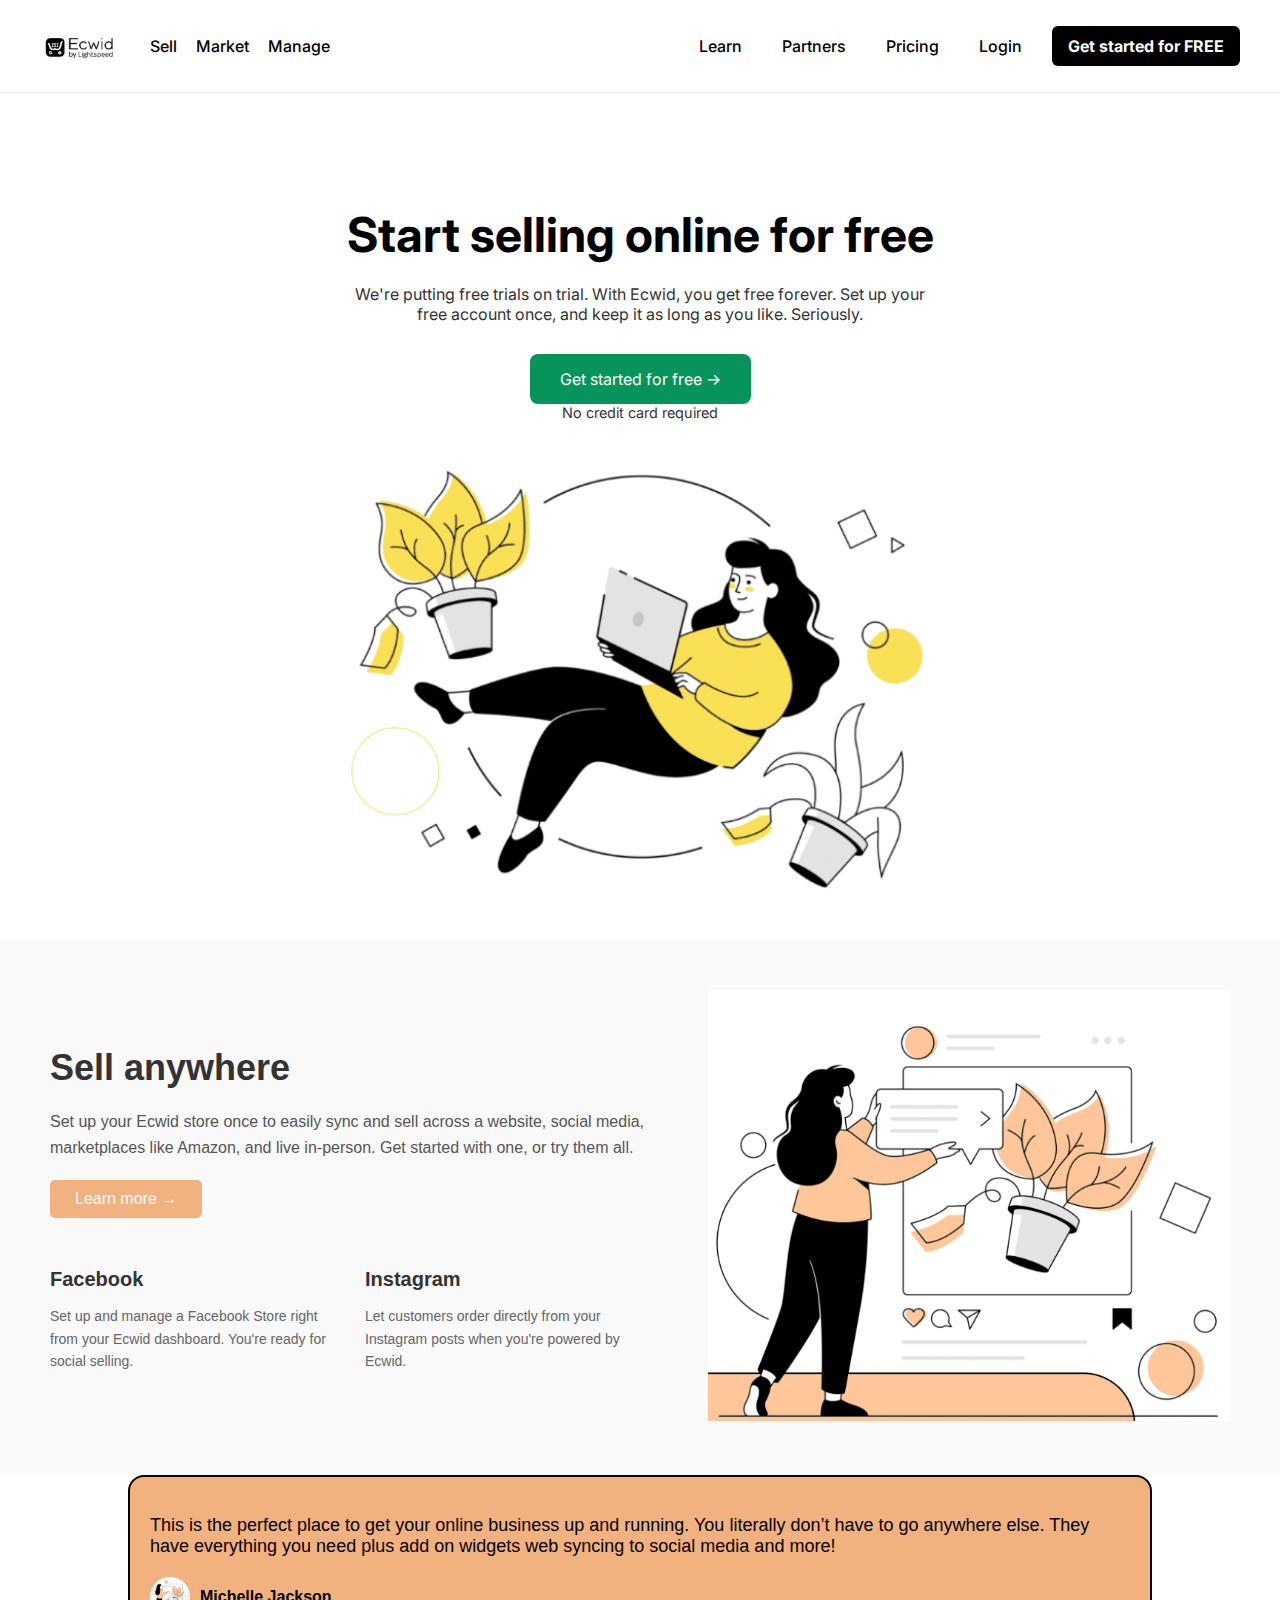
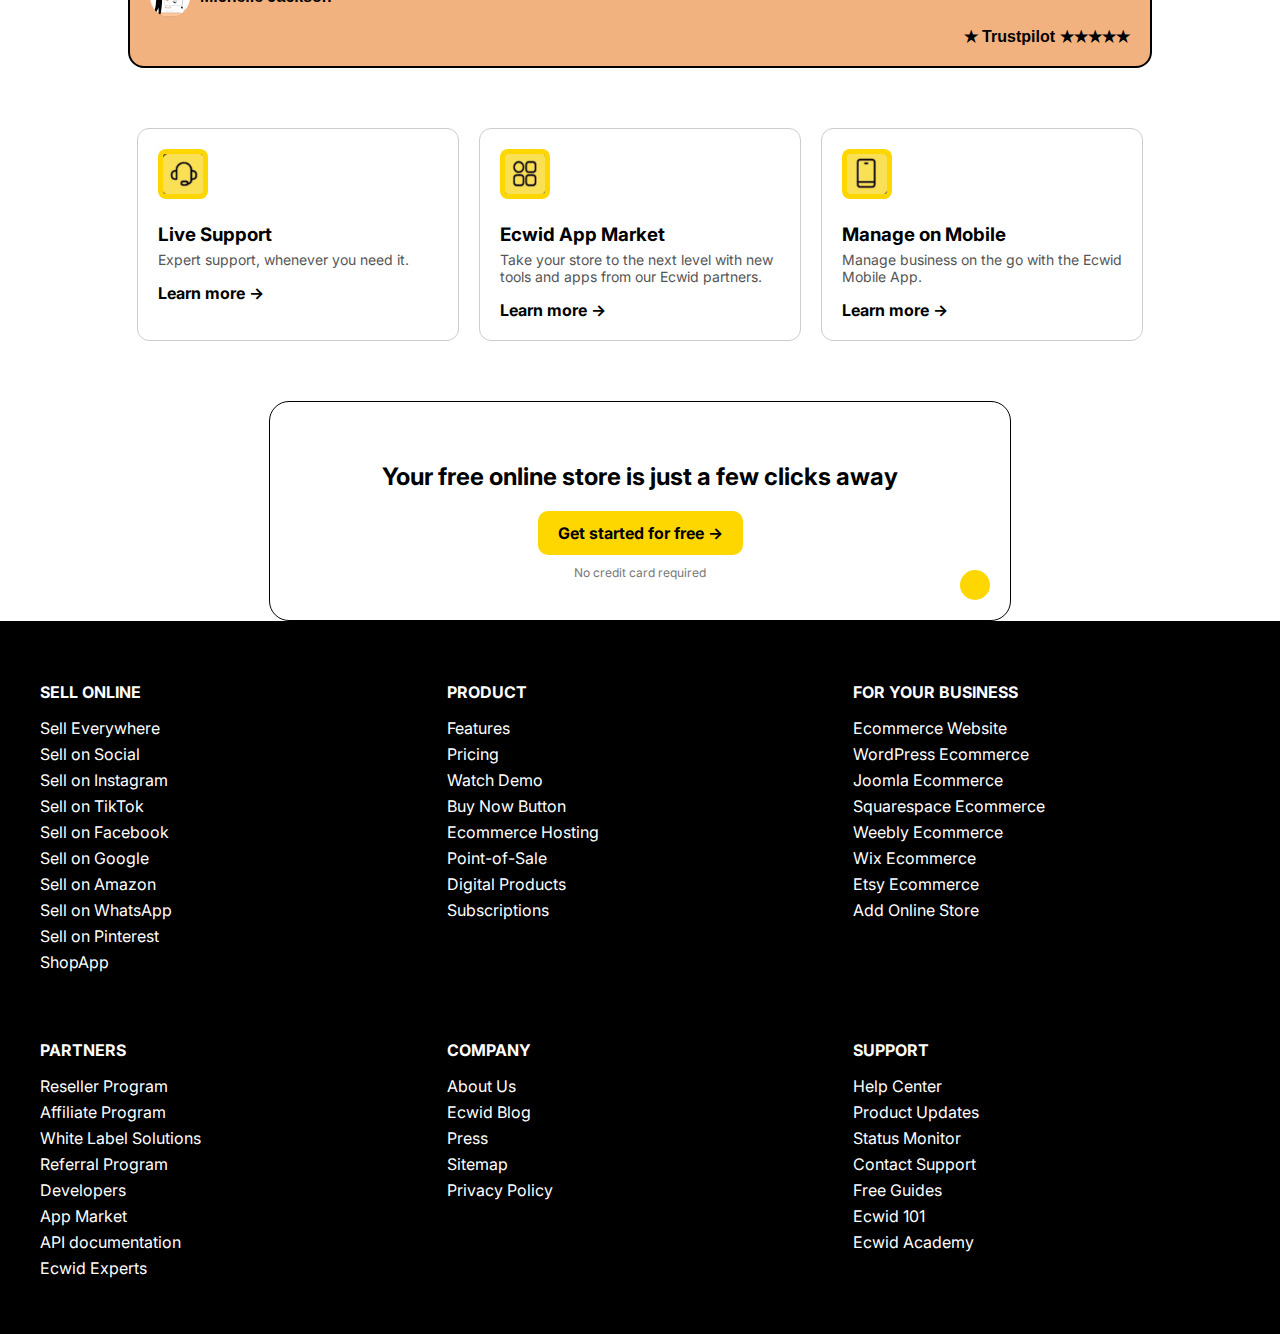
<file: index.html>
<!DOCTYPE html>
<html lang="en">
<head>
  <meta charset="UTF-8" />
  <meta name="viewport" content="width=device-width, initial-scale=1.0" />
  <title>Ecwid - Sell Online</title>
  <link href="https://fonts.googleapis.com/css2?family=Inter:wght@400;600&display=swap" rel="stylesheet">
  <link rel="stylesheet" href="style.css" />
</head>
<body>
  <header class="top-bar">
    <div class="left-logo">
      <img src="image/logo.png" alt="Logo" class="logo-icon" />
      <div class="brand">
        <a href="#sell">Sell</a>
        <a href="#">Market</a>
        <a href="#">Manage</a>
      </div>
    </div>
    <nav>
      <ul class="nav-links">
        <li><a href="#">Learn</a></li>
        <li><a href="#">Partners</a></li>
        <li><a href="#">Pricing</a></li>
        <li><a href="#">Login</a></li>
        <li><a href="#" class="cta-black">Get started for FREE</a></li>
      </ul>
    </nav>
  </header>

  <section class="hero-section">
    <h1>Start selling online for free</h1>
    <p>We're putting free trials on trial. With Ecwid, you get free forever. Set up your free account once, and keep it as long as you like. Seriously.</p>
    <a href="#" class="cta-main">Get started for free →</a>
    <p class="note">No credit card required</p>
    <div class="hero-image">
      <img src="image/1.png" alt="home">
    </div>
  </section>
  <!-- sell-->
      <section class="sell-section">
        <div class="content">
            <h1>Sell anywhere</h1>
            <p>Set up your Ecwid store once to easily sync and sell across a website, social media, marketplaces like Amazon, and live in-person. Get started with one, or try them all.</p>
            <button class="learn-btn">Learn more →</button>

            <div class="platforms">
                <div class="platform">
                    <h3>facebook</h3>
                    <p>Set up and manage a Facebook Store right from your Ecwid dashboard. You're ready for social selling.</p>
                </div>
                <div class="platform">
                    <h3>Instagram</h3>
                    <p>Let customers order directly from your Instagram posts when you're powered by Ecwid.</p>
                </div>
            </div>
        </div>

        <div class="illustration">
            <img src="image/2.png" alt="sell" />
        </div>
    </section>

    <div class="testimonial-box">
  <section class="testimonial">
  <p>
    This is the perfect place to get your online business up and running.
    You literally don’t have to go anywhere else. They have everything you need
    plus add on widgets web syncing to social media and more!
  </p>
  
  <div class="author">
    <img src="image/2.png" alt="user">
    <span><strong>Michelle Jackson</strong></span>
  </div>

  <div class="trustpilot">
    <span>★ Trustpilot</span>
    <span>★★★★★</span>
  </div>
</section>
<!--service-->
<section class="container">
    <div class="card">
      <img src="image/5.png" alt="Live Support">
      <h3>Live Support</h3>
      <p>Expert support, whenever you need it.</p>
      <a href="#">Learn more →</a>
    </div>

    <div class="card">
      <img src="image/6.png" alt="App Market">
      <h3>Ecwid App Market</h3>
      <p>Take your store to the next level with new tools and apps from our Ecwid partners.</p>
      <a href="#">Learn more →</a>
    </div>

    <div class="card">
      <img src="image/7.png" alt="Manage on Mobile">
      <h3>Manage on Mobile</h3>
      <p>Manage business on the go with the Ecwid Mobile App.</p>
      <a href="#">Learn more →</a>
    </div>
  </section>

  <div class="cta-section">
    <h2>Your free online store is just a few clicks away</h2>
    <a class="cta-button" href="#">Get started for free →</a>
    <div class="cta-note">No credit card required</div>
    <div class="arrow"></div>
  </div>
</section>
<!--footer-->
 <footer>
  <div class="footer">
    <div class="footer-row">
      <div class="footer-column">
        <h4>SELL ONLINE</h4>
        <ul>
          <li><a href="#">Sell Everywhere</a></li>
          <li><a href="#">Sell on Social</a></li>
          <li><a href="#">Sell on Instagram</a></li>
          <li><a href="#">Sell on TikTok</a></li>
          <li><a href="#">Sell on Facebook</a></li>
          <li><a href="#">Sell on Google</a></li>
          <li><a href="#">Sell on Amazon</a></li>
          <li><a href="#">Sell on WhatsApp</a></li>
          <li><a href="#">Sell on Pinterest</a></li>
          <li><a href="#">ShopApp</a></li>
        </ul>
      </div>
      <div class="footer-column">
        <h4>PRODUCT</h4>
        <ul>
          <li><a href="#">Features</a></li>
          <li><a href="#">Pricing</a></li>
          <li><a href="#">Watch Demo</a></li>
          <li><a href="#">Buy Now Button</a></li>
          <li><a href="#">Ecommerce Hosting</a></li>
          <li><a href="#">Point-of-Sale</a></li>
          <li><a href="#">Digital Products</a></li>
          <li><a href="#">Subscriptions</a></li>
        </ul>
      </div>
      <div class="footer-column">
        <h4>FOR YOUR BUSINESS</h4>
        <ul>
          <li><a href="#">Ecommerce Website</a></li>
          <li><a href="#">WordPress Ecommerce</a></li>
          <li><a href="#">Joomla Ecommerce</a></li>
          <li><a href="#">Squarespace Ecommerce</a></li>
          <li><a href="#">Weebly Ecommerce</a></li>
          <li><a href="#">Wix Ecommerce</a></li>
          <li><a href="#">Etsy Ecommerce</a></li>
          <li><a href="#">Add Online Store</a></li>
        </ul>
      </div>
    </div>

    <div class="footer-row">
      <div class="footer-column">
        <h4>PARTNERS</h4>
        <ul>
          <li><a href="#">Reseller Program</a></li>
          <li><a href="#">Affiliate Program</a></li>
          <li><a href="#">White Label Solutions</a></li>
          <li><a href="#">Referral Program</a></li>
          <li><a href="#">Developers</a></li>
          <li><a href="#">App Market</a></li>
          <li><a href="#">API documentation</a></li>
          <li><a href="#">Ecwid Experts</a></li>
        </ul>
      </div>
      <div class="footer-column">
        <h4>COMPANY</h4>
        <ul>
          <li><a href="#">About Us</a></li>
          <li><a href="#">Ecwid Blog</a></li>
          <li><a href="#">Press</a></li>
          <li><a href="#">Sitemap</a></li>
          <li><a href="#">Privacy Policy</a></li>
        </ul>
      </div>
      <div class="footer-column">
        <h4>SUPPORT</h4>
        <ul>
          <li><a href="#">Help Center</a></li>
          <li><a href="#">Product Updates</a></li>
          <li><a href="#">Status Monitor</a></li>
          <li><a href="#">Contact Support</a></li>
          <li><a href="#">Free Guides</a></li>
          <li><a href="#">Ecwid 101</a></li>
          <li><a href="#">Ecwid Academy</a></li>
        </ul>
      </div>
    </div>
  </div>
</footer>
</body>
</html>
</file>
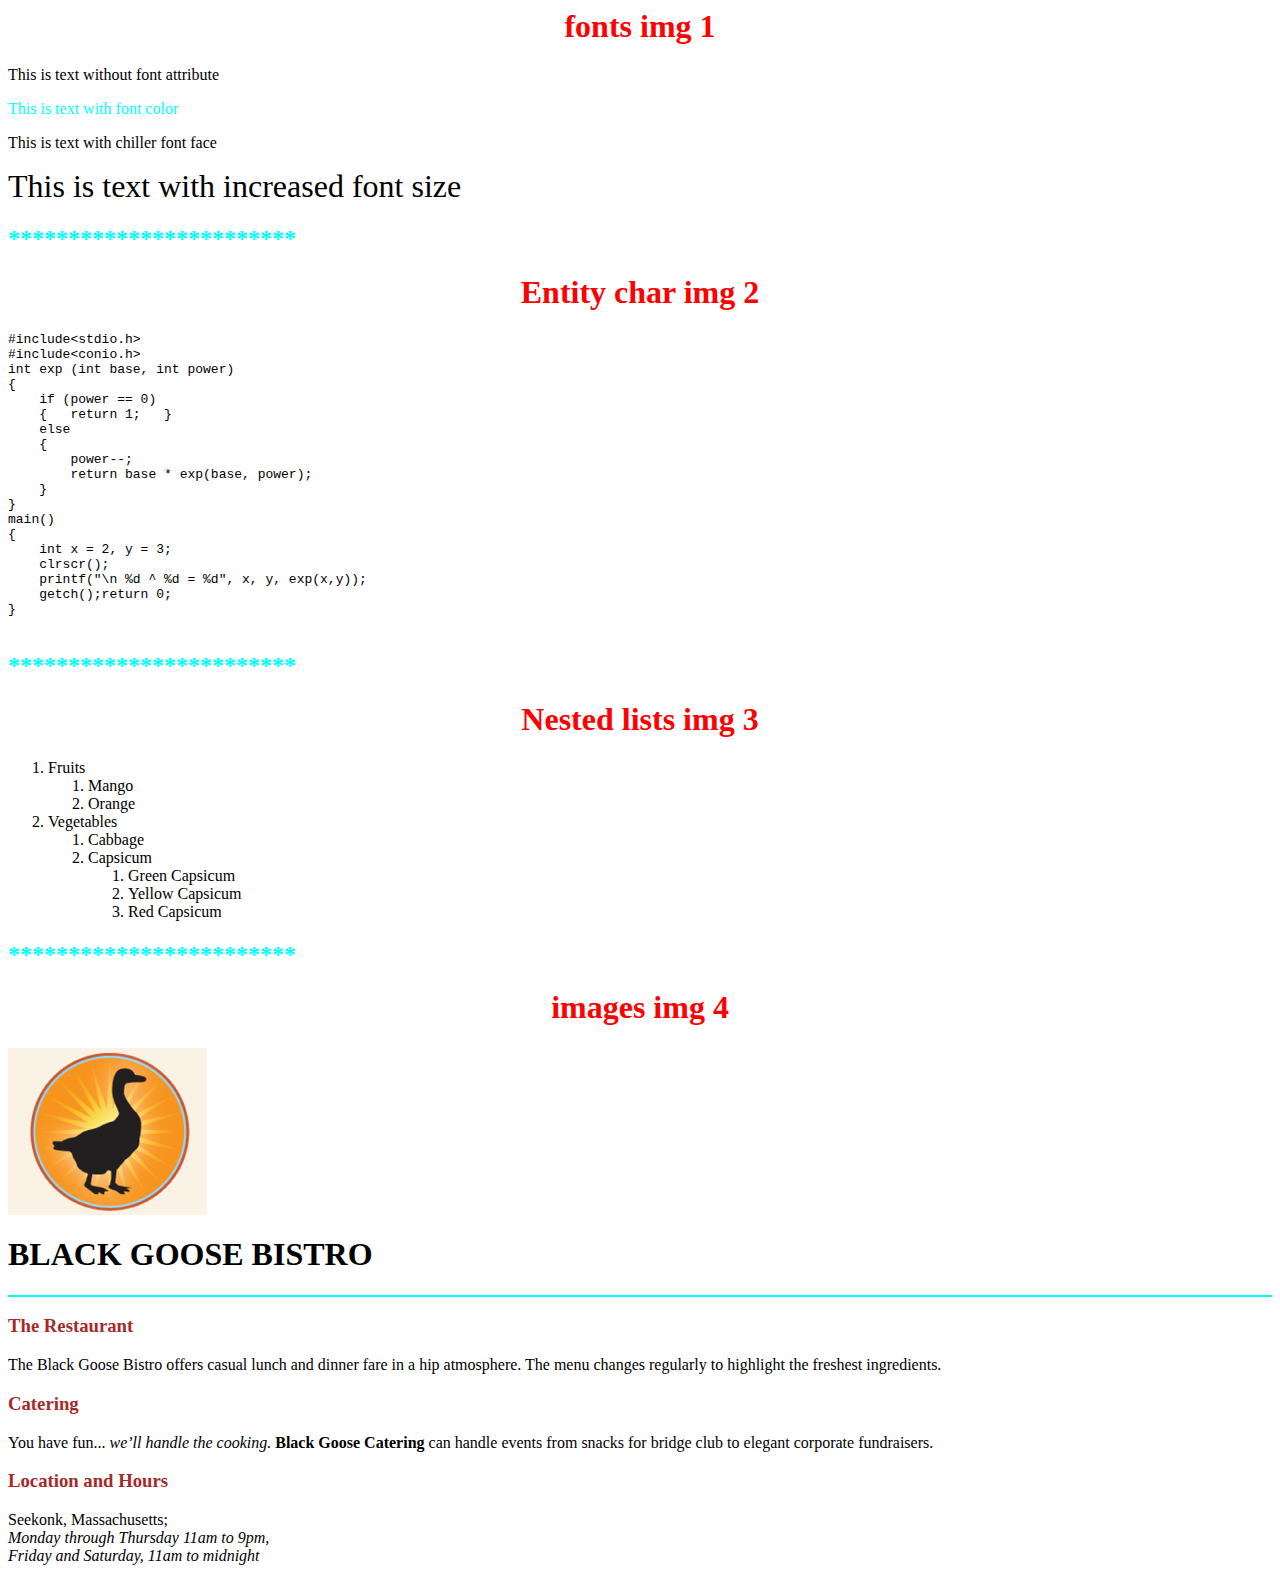
<file: htmltask1/htmltask1.html>
<html>
<head>
    <title>Html task</title>
</head>
<body>
<!--1-->
<h1 align="center"><font color="red" size="6">fonts img 1</font></h1>
<p><font>This is text without font attribute</font></p>
<p><font color="cyan">This is text with font color</font></p>
<p><font face="chiller">This is text with chiller font face</font></p>
<p><font size="6">This is text with increased font size</font></p>
<h2 ><font color="cyan" >************************</font></h2>
<!--2-->
<h1 align="center"><font color="red" size="6">Entity char img 2</font></h1>
<pre>
#include&lt;stdio.h&gt;
#include&lt;conio.h&gt;
int&nbsp;exp (int base, int power)
{
    if (power == 0)
    {   return 1;   }
    else
    {
        power--;
        return base * exp(base, power);
    }
}
main()
{
    int x = 2, y = 3;
    clrscr();
    printf("\n %d ^ %d = %d", x, y, exp(x,y));
    getch();return 0;
}
 </pre>
<h2 ><font color="cyan" >************************</font></h2>
<!--3-->
<h1 align="center"><font color="red" size="6"> Nested lists img 3</font></h1>
<ol>
<li>Fruits
  <ol>
      <li>Mango</li>
      <li>Orange</li>
  </ol>
</li>
 <li>Vegetables
   <ol>
       <li>Cabbage</li>
       <li>Capsicum
           <ol>
               <li>Green Capsicum</li>
               <li>Yellow Capsicum</li>
               <li>Red Capsicum</li>
            </ol>
       </li>
    </ol>
  </li>
</ol>

<h2 ><font color="cyan" >************************</font></h2>
<!--4-->
<h1 align="center"><font color="red" size="6"> images img 4</font></h1>
<img src="1.png" alt="logo">
<h1>BLACK GOOSE BISTRO</h1>
<hr color="cyan">
<h3><font color="brown">The Restaurant</font></h3>
<p>
The Black Goose Bistro offers casual lunch and dinner fare in a hip atmosphere.
 The menu changes regularly to highlight the freshest ingredients.
</p>
<h3><font color="brown">Catering</font></h3>
<p>
You have fun... <i>we’ll handle the cooking.</i>
 <b>Black Goose Catering</b> can handle events from snacks for bridge club to elegant corporate fundraisers.
</p>
<h3><font color="brown"s>Location and Hours</h3></font>
<p>
Seekonk, Massachusetts;<br>
<i>Monday through Thursday 11am to 9pm,<br>
Friday and Saturday, 11am to midnight</i>
</p>
</body>
</html>
</file>
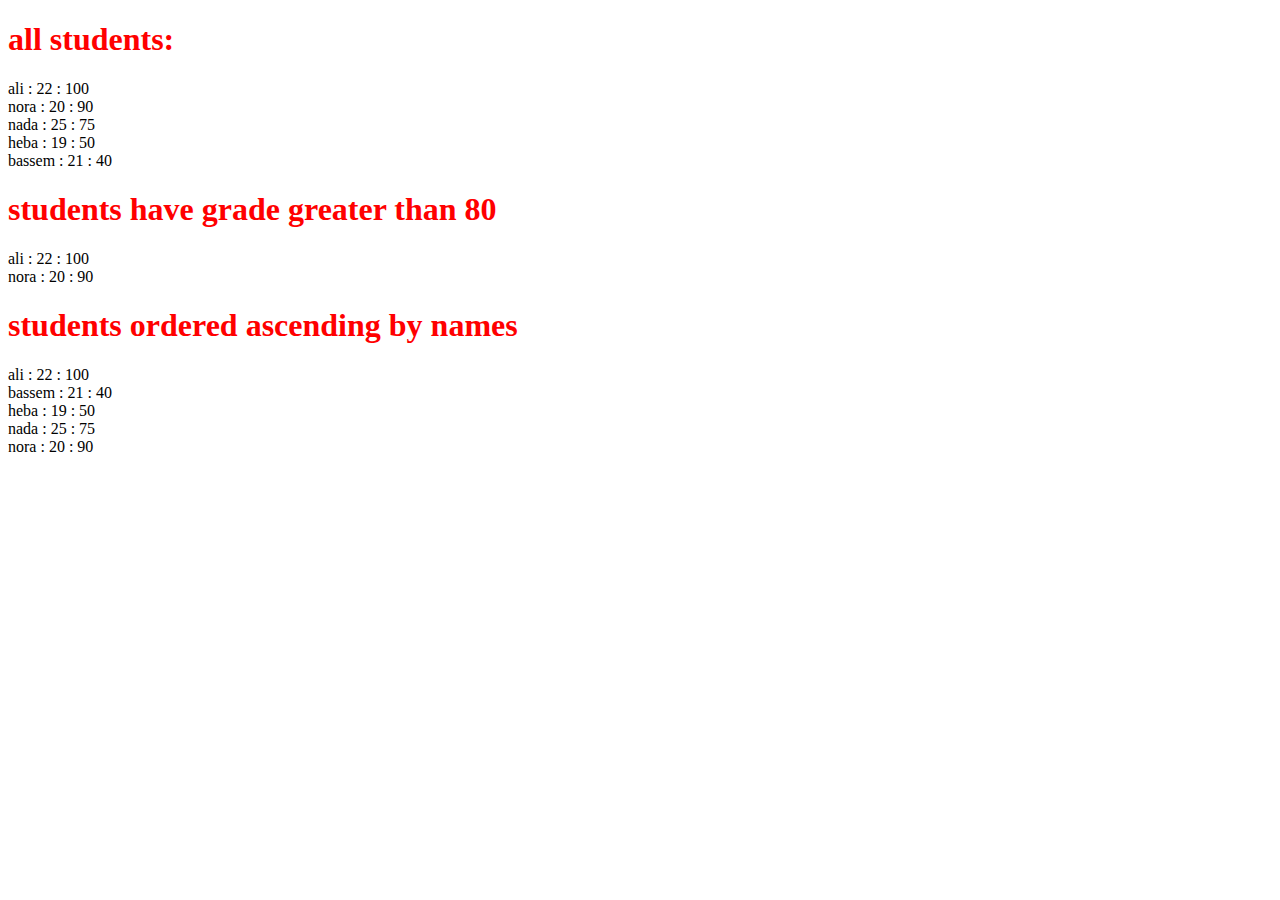
<file: task day 6 java/task2.html>
<!DOCTYPE html>
<html lang="en">
<head>
    <title>Students Data</title>
   
</head>
<body>
    <div id="output"></div>

    <script>
        var students = [
            { fname: 'ali', age: 22, grade: 100 },
            { fname: 'nora', age: 20, grade: 90 },
            { fname: 'nada', age: 25, grade: 75 },
            { fname: 'heba', age: 19, grade: 50 },
            { fname: 'bassem', age: 21, grade: 40 }
        ];

        function formatStudent(student) {
            return `${student.fname} : ${student.age} : ${student.grade}`;
        }

        function displayData() {
            const output = document.getElementById('output');
            
            // 1. Display all students
            output.innerHTML += '<h1 ><font color="red">all students:</font</h1>';
            students.forEach(student => {
                output.innerHTML += `<div >${formatStudent(student)}</div>`;
            });
            
            // 2. Display students with grade > 80
            output.innerHTML += '<h1 ><font color="red">students have grade greater than 80</font</h1>';
            const highGradeStudents = students.filter(student => student.grade > 80);
            highGradeStudents.forEach(student => {
                output.innerHTML += `<div >${formatStudent(student)}</div>`;
            });
            
            // 3. Display students sorted by name
            output.innerHTML += '<h1 ><font color="red">students ordered ascending by names</font</h1>';
            const sortedStudents = [...students].sort((a, b) => a.fname.localeCompare(b.fname));
            sortedStudents.forEach(student => {
                output.innerHTML += `<div >${formatStudent(student)}</div>`;
            });
        }
        window.onload = displayData;
    </script>
</body>
</html>
</file>
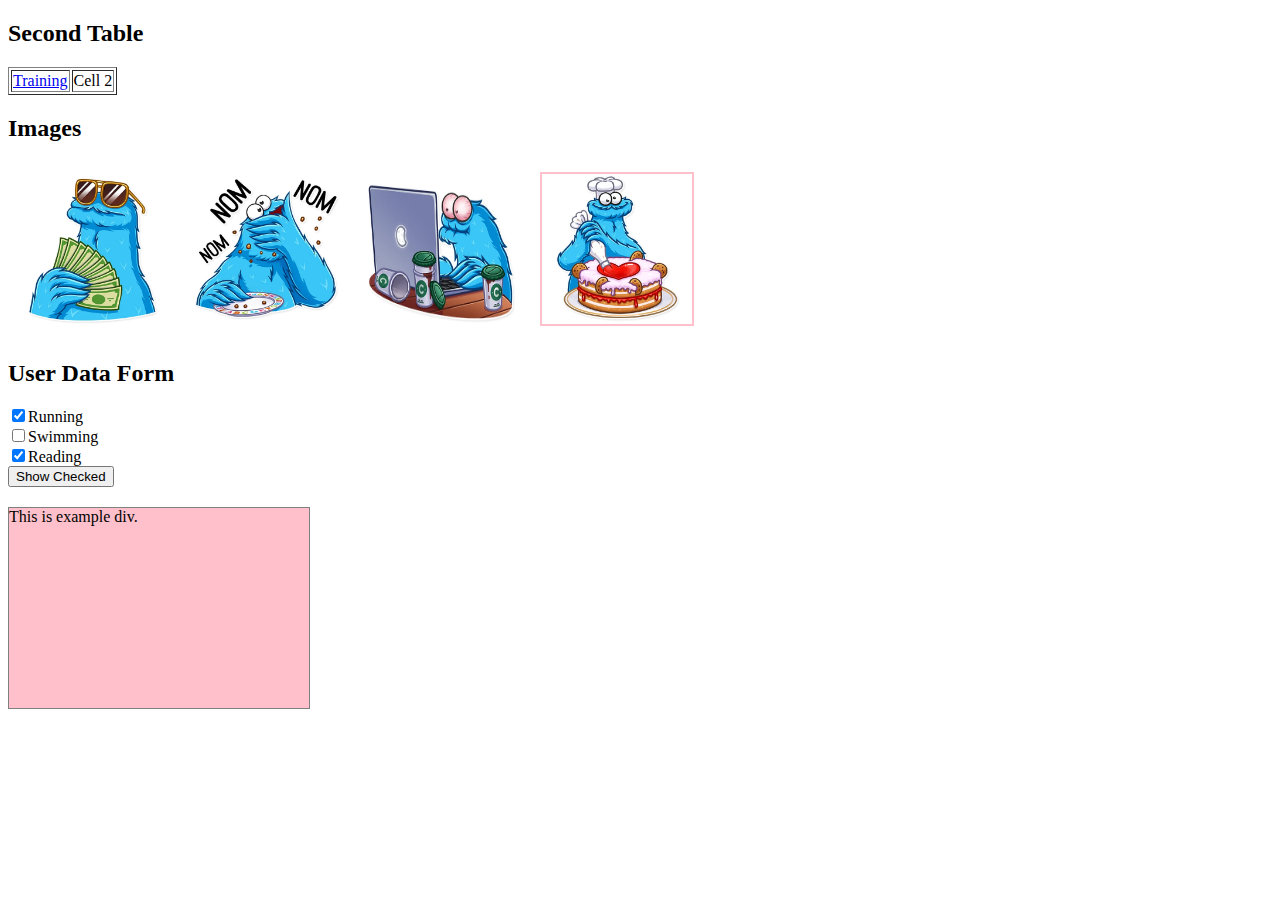
<file: task day7,8 java/actions2.html>
<!DOCTYPE html>
<html lang="en">
<head>
    <meta charset="UTF-8">
    <title>JavaScript Tasks</title>
    <style>
        #example {
            width: 300px;
            height: 200px;
            border: 1px solid gray;
            margin-top: 20px;
        }
        img {
            width: 150px;
            height: 150px;
            margin: 10px;
        }
    </style>
</head>
<body>

    <h2>Second Table</h2>
    <table border="1">
        <tr>
            <td><a href="https://example.com">Old Link</a></td>
            <td>Cell 2</td>
        </tr>
    </table>

    <h2>Images</h2>
    <img src="Images/1.png" alt="img1">
    <img src="Images/2.png" alt="img2">
    <img src="Images/3.png" alt="img3">
    <img src="Images/4.png" alt="img4">

    <h2>User Data Form</h2>
    <form name="userData" id="userData">
        <input type="checkbox" name="hoppy" value="Running" checked>Running<br>
        <input type="checkbox" name="hoppy" value="Swimming">Swimming<br>
        <input type="checkbox" name="hoppy" value="Reading" checked>Reading<br>
        <button type="button" onclick="showChecked()">Show Checked</button>
    </form>

    <div id="example">
        This is example div.
    </div>

    <script src="actions2.js"></script>
</body>
</html>
</file>
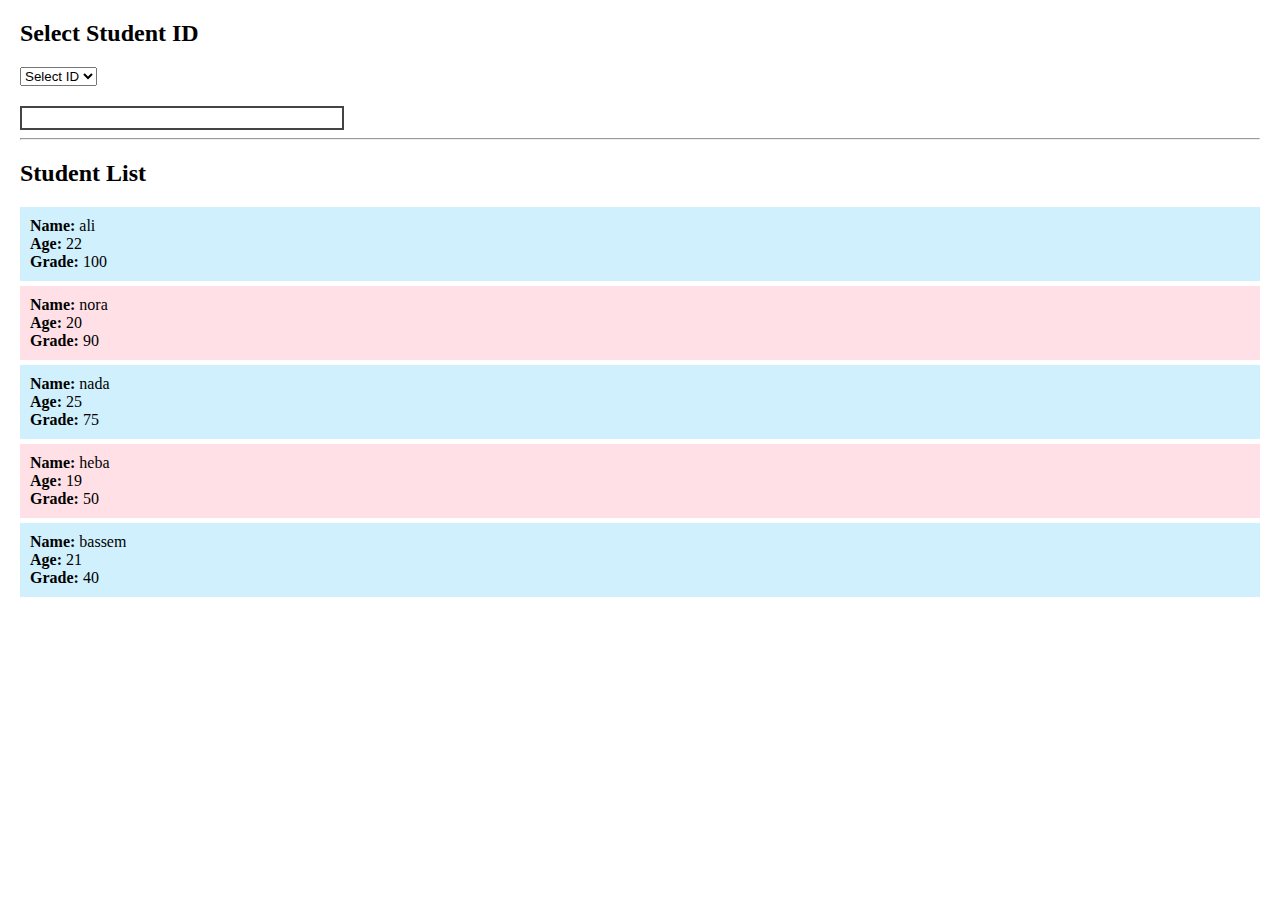
<file: task day7,8 java/menuarray4,5.html>
<!DOCTYPE html>
<html lang="en">
<head>
  <meta charset="UTF-8" />
  <title>menuarray4,5</title>
  <style>
    body {
      margin: 20px;
    }

    #studentDetails {
      margin-top: 20px;
      padding: 10px;
      border: 2px solid #444;
      width: 300px;
    }

    .even {
      background-color: #d0f0fd;
      padding: 10px;
      margin: 5px 0;
      
    }

    .odd {
      background-color: #ffe0e6;
      padding: 10px;
      margin: 5px 0;
      
    }
  </style>
</head>
<body>

  <h2>Select Student ID</h2>
  <select id="studentSelect">
    <option value=""> Select ID </option>
  </select>

  <div id="studentDetails"></div>

  <hr />

  <h2>Student List</h2>
  <div id="styledList"></div>

  <script src="menuarray4,5.js"></script>
</body>
</html>
</file>
<file: style.css>
/* style.css */
body {
  margin: 0;
  font-family: 'Inter', sans-serif;
  background-color: #fff;
  color: #000;
}

.top-bar {
  display: flex;
  justify-content: space-between;
  align-items: center;
  padding: 20px 40px;
  border-bottom: 1px solid #eee;
}

.left-logo {
  display: flex;
  align-items: center;
  gap: 30px;
}

.logo-icon {
  height: 30px;
}

.brand a {
  margin-right: 15px;
  font-weight: 500;
  text-decoration: none;
  color: #000;
  transition: color 0.3s;
}

.brand a:hover {
  color: #06945b;
}

nav ul.nav-links {
  list-style: none;
  display: flex;
  gap: 20px;
  align-items: center;
}

nav ul li a {
  text-decoration: none;
  color: #000;
  font-weight: 500;
  padding: 6px 10px;
  transition: all 0.3s ease;
}

nav ul li a:hover {
  color: #06945b;
  background-color: #f1f1f1;
  border-radius: 4px;
}

.cta-black {
  background-color: #000;
  color: #fff !important;
  padding: 10px 16px;
  border-radius: 6px;
  font-weight: bold;
}

.cta-black:hover {
  background-color: #395be0;
}

.hero-section {
  text-align: center;
  padding: 80px 20px 40px;
}

.hero-section h1 {
  font-size: 3rem;
  margin-bottom: 20px;
}

.hero-section p {
  max-width: 600px;
  margin: 0 auto 20px;
  color: #333;
}

.cta-main {
  display: inline-block;
  background-color: #06945b;
  color: #fff;
  padding: 15px 30px;
  border-radius: 8px;
  font-size: 1rem;
  text-decoration: none;
  margin-top: 10px;
  transition: background-color 0.3s;
}

.cta-main:hover {
  background-color: #06824f;
}

.note {
  margin-top: 10px;
  font-size: 0.9rem;
  color: #666;
}

.hero-image {
  max-width: 600px;
  margin: 40px auto 0;
}

.hero-image img {
  width: 100%;
}

@media (max-width: 768px) {
  .hero-section {
    padding: 40px 20px;
  }

  .hero-section h1 {
    font-size: 36px;
  }

  .nav-links {
    flex-direction: column;
    gap: 10px;
  }
}



/* Section: Sell  */
.sell-section {
    display: flex;
    justify-content: space-between;
    align-items: center;
    padding: 50px;
    background-color: #f9f9f9;
    font-family: sans-serif;
}

.sell-section .content {
    max-width: 600px;
}

.sell-section h1 {
    font-size: 36px;
    margin-bottom: 20px;
    color: #333;
}

.sell-section p {
    font-size: 16px;
    line-height: 1.6;
    color: #555;
    margin-bottom: 20px;
}

.sell-section .learn-btn {
    background-color: #f1b280;
    border: none;
    padding: 10px 25px;
    font-size: 16px;
    color: #fff;
    border-radius: 5px;
    cursor: pointer;
    transition: background-color 0.3s ease;
}

.sell-section .learn-btn:hover {
    background-color:#f1b280;
}

.sell-section .platforms {
    display: flex;
    gap: 30px;
    margin-top: 30px;
}

.sell-section .platform {
    flex: 1;
}

.sell-section .platform h3 {
    text-transform: capitalize;
    font-size: 20px;
    margin-bottom: 10px;
    color: #333;
}

.sell-section .platform p {
    font-size: 14px;
    color: #666;
}


.sell-section .illustration img {
    max-width: 1000px;
    width: 100%;
    height: auto;
}


.testimonial {
  border: 2px solid black;       
  background-color: #f1b280 ;     
  width: 80%;                   
  box-sizing: border-box;
  border-radius: 16px;
  padding: 20px;
  margin: 0 auto;
  font-family: sans-serif;
}

.testimonial p {
  font-size: 18px;
  margin-bottom: 20px;
}

.author {
  display: flex;
  align-items: center;
  margin-bottom: 10px;
}

.author img {
  width: 40px;
  height: 40px;
  border-radius: 50%;
  margin-right: 10px;
}

.trustpilot {
  display: flex;
  justify-content: flex-end;
  gap: 5px;
  font-weight: bold;
}

/* service */
 .container {
      display: flex;
      gap: 20px;
      justify-content: center;
      flex-wrap: wrap;
      margin: 60px;
    }

    .card {
      border: 1px solid #ccc;
      border-radius: 12px;
      padding: 20px;
      width: 280px;
      text-align: left;
    }

    .card img {
      width: 40px;
      height: 40px;
      background: #ffd700;
      border-radius: 8px;
      padding: 5px;
      margin-bottom: 10px;
    }

    .card h3 {
      margin: 10px 0 5px;
    }

    .card p {
      margin: 0 0 15px;
      font-size: 14px;
      color: #555;
    }

    .card a {
      text-decoration: none;
      color: #000;
      font-weight: bold;
    }

    .cta-section {
      border: 1px solid black;  
      border-radius: 20px;
      padding: 40px 20px;
      text-align: center;
      max-width: 700px;
      margin: 0 auto;
      position: relative;
    }

    .cta-section h2 {
      font-size: 24px;
      margin-bottom: 20px;
    }

    .cta-button {
      background: #ffd700;
      border: none;
      border-radius: 10px;
      padding: 12px 20px;
      font-size: 16px;
      cursor: pointer;
      text-decoration: none;
      color: #000;
      font-weight: bold;
      display: inline-block;
    }

    .cta-note {
      margin-top: 10px;
      font-size: 12px;
      color: #777;
    }

    .arrow {
      position: absolute;
      right: 20px;
      bottom: 20px;
      width: 30px;
      height: 30px;
      background: #ffd700;
      border-radius: 50%;
    }
  /* footer */
    .footer {
    display: flex;
    flex-direction: column;
    gap: 30px;
    padding: 40px;
    background-color: black;
  }

  .footer-row {
    display: flex;
    justify-content: space-between;
    gap: 20px;
  }

  .footer-column {
    flex: 1;
    min-width: 150px;
  }

  .footer-column h4 {
    color: white;
    margin-bottom: 10px;
  }

  .footer-column ul {
    list-style: none;
    padding: 0;
  }

  .footer-column ul li {
    margin-bottom: 6px;
  }

  .footer-column ul li a {
    text-decoration: none;
    color: white;
  }
</file>
